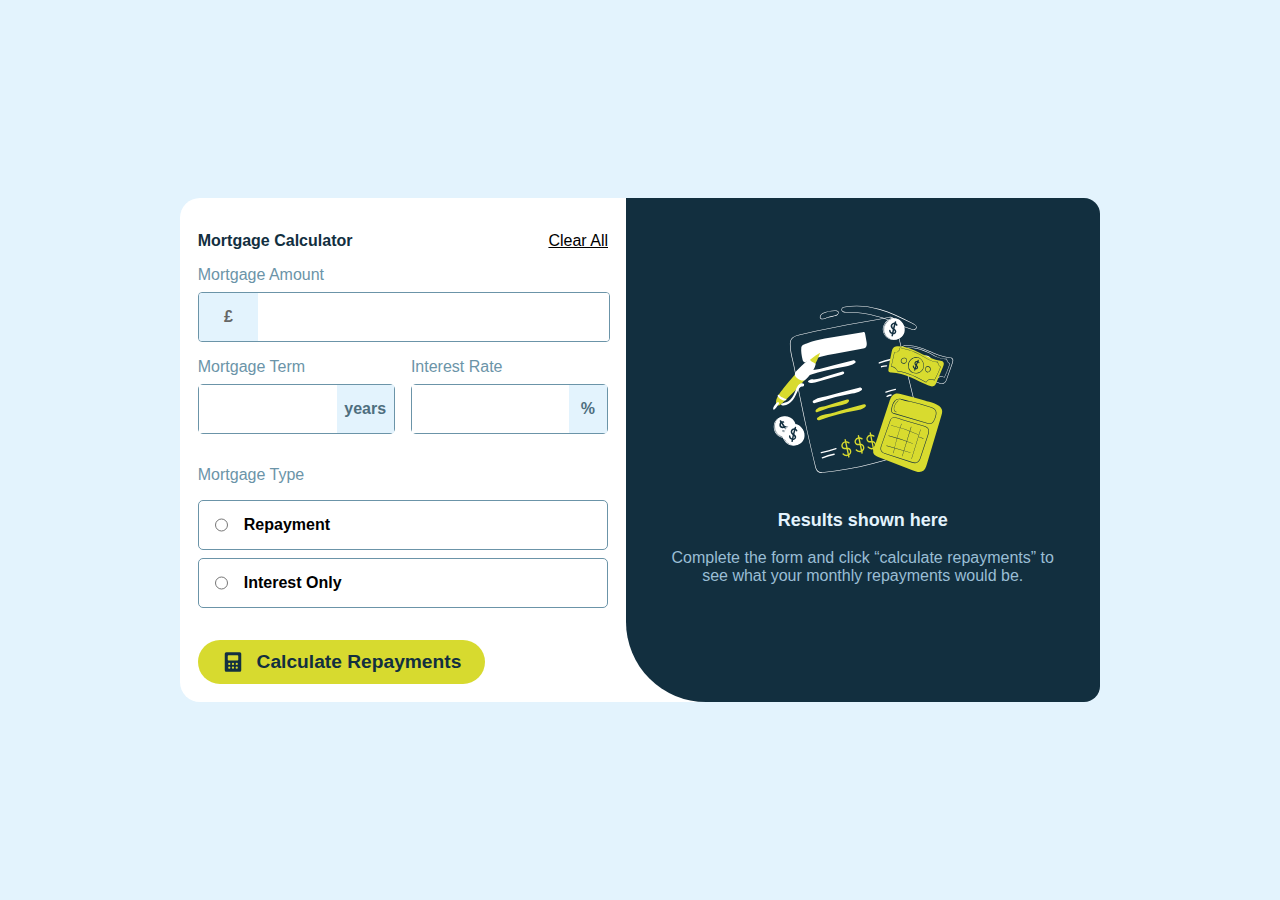
<file: mortgage-repayment-calculator-main/index.html>
<!DOCTYPE html>
<html lang="en">
<head>
  <meta charset="UTF-8">
  <meta name="viewport" content="width=device-width, initial-scale=1.0"> <!-- displays site properly based on user's device -->

  <link rel="icon" type="image/png" sizes="32x32" href="./assets/images/favicon-32x32.png">
  <link rel="stylesheet" href="styles.css">
  
  <title>Frontend Mentor | Mortgage repayment calculator</title>

  <!-- Feel free to remove these styles or customise in your own stylesheet 👍 -->
</head>
<body>
  <div class="container">
    <form action="#" class="form-container">
      <div class="title">
        <p class="mortgage-title">Mortgage Calculator</p>
        <p class="clear">Clear All</p>
      </div>

      <div class="mortgage-amount">
        <label for="mortgage-amount">Mortgage Amount</label>
        <div class="input-wrapper">
          <div class="currency-symbol">£</div>
          <input type="text" id="mortgage-amount" name="mortgage-amount">
        </div>
      </div>

      <div class="rate-term">
        <div class="mortgage-term">
          <label for="term">Mortgage Term</label>
          <div class="term-input-wrapper">
            <input type="text" id="term" name="mortgage_term">
            <div class="years">years</div>
          </div>
        </div>
        
        
        <div class="interest-rate">
          <label for="rate">Interest Rate</label>
          <div class="rate-input-wrapper">
            <input type="text" id="rate" name="interest_rate">
            <div class="percent">%</div>
          </div>
        </div>
        
      </div>

      <div class="mortgage-type">
        <p class="type">Mortgage Type</p>
        <div class="type-container">
          <label for="repayment" class="types"><input type="radio" id="repayment" name="mortgage_type" value="repayment">Repayment <br></label>
          <label for="interest" class="types"><input type="radio" id="interest" name="mortgage_type" value="interest">Interest Only</label>
        </div>
      </div>

      <div class="btn">
        <button>
          <img src="./assets/images/icon-calculator.svg" alt="calculator">
          Calculate Repayments
        </button>
      </div>
      
    </form>

    <!-- Empty results start -->
    <div class="results">
      <div class="svg">
        <svg xmlns="http://www.w3.org/2000/svg" width="192" height="192" fill="none" viewBox="0 0 192 192"><path fill="#fff" d="M15.475 136.666c.423 1.42 1.306 3.033 2.765 3.033 1.382 0 2.342-1.382 2.726-2.726.922-3.034.423-6.336-.806-9.255-1.229-2.918-3.034-5.529-4.877-8.102-.46-.653-1.075-1.344-1.843-1.267-.691.077-1.19.806-1.229 1.536 0 .729.192 1.421.538 2.073 1.075 2.458 1.92 4.148 1.881 6.797-.038 2.65-.038 5.376.845 7.911ZM146.88 30.029a3.2 3.2 0 0 1-.845-.115 139.375 139.375 0 0 1-10.291-3.303 136.135 136.135 0 0 1-13.747-5.952c-3.648-1.843-6.643-2.65-10.368-3.686l-1.152-.307c-10.522-2.919-20.813-4.301-30.682-4.11h-.077c-1.42.04-2.88.04-4.108-.806a2.654 2.654 0 0 1-1.19-2.534c.306-1.843 2.649-2.266 3.378-2.42 10.522-2.073 22.234-1.305 34.791 2.305 10.675 3.072 20.621 7.68 32.256 13.67 1.267.615 2.457 1.344 3.609 2.15 1.152.769 1.536 2.266.922 3.533-.422.884-1.421 1.536-2.496 1.575Zm-.691-.653c1.075.307 2.265-.23 2.726-1.267a2.177 2.177 0 0 0-.729-2.803 33.19 33.19 0 0 0-3.572-2.074c-11.635-5.952-21.542-10.56-32.179-13.594C99.994 6.068 88.397 5.3 77.914 7.334c-1.844.346-2.765.999-2.957 1.959-.115.806.269 1.574.96 1.997 1.075.768 2.457.73 3.763.69h.077c9.907-.191 20.275 1.191 30.835 4.148l1.152.307c3.802 1.037 6.797 1.882 10.483 3.725 4.455 2.227 9.024 4.224 13.709 5.914a144.466 144.466 0 0 0 10.253 3.302ZM55.68 19.315c-2.112 0-2.65-1.037-2.803-1.69-.346-1.574 1.075-3.763 2.995-4.646 4.032-1.805 8.448-2.65 12.902-2.496.845.039 1.844.154 2.42.845.844.96.46 2.458-.384 3.302-.845.845-2.074 1.114-3.034 1.383l-2.42.614c-1.574.384-3.225.807-4.8 1.229-.575.154-1.113.346-1.65.576-1.076.422-2.19.845-3.188.883h-.038Zm11.98-8.256c-3.954 0-7.91.845-11.52 2.458-1.65.73-2.956 2.688-2.687 3.993.23 1.037 1.344 1.23 2.265 1.23.922 0 1.959-.423 2.996-.846a12.5 12.5 0 0 1 1.69-.576c1.612-.422 3.225-.844 4.8-1.228a55.803 55.803 0 0 0 2.418-.615c.96-.23 2.036-.537 2.804-1.229.652-.614.96-1.804.384-2.496-.461-.499-1.23-.614-2.036-.652-.384-.039-.768-.039-1.113-.039Z"/><path fill="#fff" d="M54.835 172.877a6.574 6.574 0 0 1-6.374-4.992c-3.994-16.167-7.795-32.794-11.367-49.383a1658.961 1658.961 0 0 1-9.984-50.227c-.422-2.304-.998-4.685-1.574-7.219-1.382-5.914-2.842-12.058-2.611-17.626.23-5.913 4.761-7.564 9.024-8.64 21.58-5.49 43.392-9.37 64.435-13.132 8.563-1.536 17.434-3.11 25.997-4.762 2.573-.5 5.107 1.267 5.76 3.994l28.454 118.156c.499 2.112.96 4.493-.192 6.413-.883 1.421-2.381 2.151-3.955 2.803-30.49 12.864-63.091 21.12-96.883 24.576-.269.039-.5.039-.73.039Zm-5.798-5.146a5.933 5.933 0 0 0 6.451 4.531c33.293-3.302 65.856-11.596 96.691-24.499 1.498-.614 2.919-1.305 3.687-2.573 1.036-1.728.614-3.993.153-5.952L127.565 21.043c-.576-2.419-2.803-3.993-5.069-3.571-8.563 1.651-17.434 3.226-25.997 4.723-21.081 3.763-42.854 7.642-64.397 13.133-5.145 1.306-8.37 3.11-8.563 8.102-.23 5.453 1.229 11.559 2.611 17.472.615 2.535 1.152 4.954 1.575 7.258 3.11 16.858 6.451 33.754 9.984 50.227 3.494 16.551 7.334 33.178 11.328 49.344Z"/><path fill="#fff" d="M35.482 59.366c.192.999.499 2.112 1.382 2.573.96.5 2.074 0 3.034-.46 8.87-4.34 18.624-6.106 28.108-7.834l26.919-4.877c1.574-.307 3.379-.691 4.262-2.112.883-1.42.615-3.226.346-4.877l-1.383-7.833c-.115-.576-.23-1.23-.69-1.575-.462-.345-1.114-.307-1.69-.192l-28.724 4.762c-6.105.998-12.25 2.035-18.316 3.648a82.376 82.376 0 0 0-9.024 2.918c-2.112.845-5.146 1.383-5.415 4.032-.422 3.802.423 8.141 1.19 11.827ZM39.898 72.538c-.653.422-1.383 1.075-1.306 1.881.154.653.691 1.152 1.344 1.19a3.92 3.92 0 0 0 1.882-.345c11.942-3.917 24.192-6.912 36.633-8.87 3.226-.5 6.567-.999 9.178-3.034.499-.384 1.037-.96.998-1.651a1.508 1.508 0 0 0-1.229-1.306c-.614-.077-1.267-.038-1.843.154l-18.854 4.57c-6.183 1.497-12.557 3.609-18.893 4.53-2.842.346-5.53 1.306-7.91 2.88ZM46.925 100.186c-.653.422-1.383 1.075-1.267 1.881a1.467 1.467 0 0 0 1.344 1.152 3.77 3.77 0 0 0 1.843-.345 234.575 234.575 0 0 1 36.173-9.255c3.187-.537 6.49-1.075 9.062-3.11.5-.423 1.037-.96.998-1.613a1.468 1.468 0 0 0-1.19-1.267c-.614-.077-1.229 0-1.843.192l-18.663 4.723c-6.105 1.574-12.403 3.763-18.662 4.723a18.845 18.845 0 0 0-7.795 2.919Z"/><path fill="#D8DB2F" d="M51.187 117.197c-.652.422-1.382 1.075-1.267 1.881.115.653.691 1.114 1.306 1.152.652 0 1.267-.115 1.843-.345 11.712-4.109 23.693-7.296 35.904-9.485 3.149-.576 6.451-1.152 8.986-3.187.499-.423.998-.96.96-1.613-.077-.614-.577-1.152-1.19-1.229a4.094 4.094 0 0 0-1.806.192l-18.508 4.877c-6.068 1.613-12.289 3.84-18.51 4.838-2.764.346-5.375 1.383-7.718 2.919ZM49.46 109.171a2.356 2.356 0 0 0-.96 1.767c-.04.537.306 1.036.806 1.228.422.077.883-.038 1.228-.23a110.958 110.958 0 0 1 24.5-6.989c2.15-.345 4.377-.691 6.22-2.573.461-.422.73-.96.768-1.574a1.41 1.41 0 0 0-.73-1.344 1.917 1.917 0 0 0-1.228.077l-12.672 3.609c-4.147 1.191-8.41 2.996-12.634 3.572a10.552 10.552 0 0 0-5.299 2.457Z"/><path fill="#fff" d="M54.336 153.331c-.346.039-.653-.23-.691-.576a.733.733 0 0 1 .576-.845c4.915-1.075 9.792-2.38 14.554-3.955a.674.674 0 0 1 .844.423v.038a.72.72 0 0 1-.46.883c-4.839 1.613-9.716 2.957-14.708 3.994-.038.038-.077.038-.115.038ZM55.411 158.554c-.307.038-.576-.154-.691-.461a.762.762 0 0 1 .422-.922 79.684 79.684 0 0 1 11.866-3.571.653.653 0 0 1 .768.499v.039a.79.79 0 0 1-.576.844 76.6 76.6 0 0 0-11.635 3.495c0 .038-.077.077-.154.077Z"/><path fill="#D8DB2F" d="M79.872 156.211a5.322 5.322 0 0 1-4.262-1.805c-.23-.307-.23-.729.076-.998.27-.269.692-.269.922-.038l.038.038a3.927 3.927 0 0 0 3.456 1.344 3.478 3.478 0 0 0 2.804-2.304c.384-1.19-.154-2.611-1.19-3.072-.692-.307-1.575-.269-2.458-.192-1.152.077-2.343.154-3.38-.499-1.344-.845-1.92-2.765-1.344-4.455.615-1.536 1.959-2.688 3.572-2.995 1.497-.269 2.995.077 4.262.96.307.231.384.653.154.96-.192.307-.615.423-.922.231a4.313 4.313 0 0 0-3.264-.768c-1.114.23-2.074.998-2.496 2.035-.384 1.037-.038 2.265.768 2.765.691.422 1.613.384 2.611.307.999-.077 2.112-.154 3.072.307 1.613.73 2.458 2.88 1.882 4.723-.615 1.767-2.15 3.072-3.994 3.341-.115.115-.23.115-.307.115Z"/><path fill="#D8DB2F" d="M81.907 157.632c-.307.038-.614-.192-.691-.499l-3.686-17.28a.768.768 0 0 1 .537-.883.688.688 0 0 1 .807.46v.039l3.686 17.28c.077.384-.154.768-.538.845l-.115.038ZM93.005 152.218a5.248 5.248 0 0 1-4.224-1.805c-.23-.307-.23-.73.077-.999.23-.268.652-.268.921-.038l.039.038a3.821 3.821 0 0 0 3.379 1.344 3.479 3.479 0 0 0 2.765-2.304c.384-1.19-.154-2.572-1.152-3.072-.692-.307-1.536-.268-2.42-.192-1.152.077-2.304.154-3.34-.499-1.344-.806-1.882-2.765-1.306-4.416a4.703 4.703 0 0 1 3.533-2.957 5.422 5.422 0 0 1 4.185.96c.308.231.384.653.154.96-.192.308-.614.423-.922.231a4.188 4.188 0 0 0-3.225-.768 3.393 3.393 0 0 0-2.458 2.035c-.384 1.037-.038 2.266.768 2.765.691.422 1.613.384 2.573.307.96-.077 2.074-.115 3.034.346 1.574.729 2.419 2.841 1.843 4.723-.576 1.766-2.074 3.072-3.917 3.341h-.307Z"/><path fill="#D8DB2F" d="M95.04 153.638a.596.596 0 0 1-.653-.499l-3.61-17.203c-.076-.384.154-.768.538-.845a.687.687 0 0 1 .807.461v.038l3.61 17.204c.076.384-.154.768-.5.844h-.192ZM104.794 149.376a5.206 5.206 0 0 1-4.186-1.766c-.23-.308-.23-.73.077-.999.23-.269.653-.269.921-.038l.039.038c.806.96 2.073 1.498 3.341 1.344 1.267-.192 2.342-1.075 2.726-2.265.384-1.191-.154-2.573-1.114-3.034-.691-.307-1.497-.269-2.419-.192-1.113.077-2.265.154-3.302-.499-1.306-.807-1.882-2.765-1.267-4.416a4.71 4.71 0 0 1 3.494-2.957 5.659 5.659 0 0 1 4.147.96c.307.23.384.653.154.96-.192.307-.576.422-.883.23h-.039c-.921-.652-2.073-.96-3.187-.768a3.398 3.398 0 0 0-2.458 2.036c-.384.998-.038 2.265.768 2.726.692.422 1.575.384 2.535.307.96-.077 2.035-.115 2.995.346 1.574.729 2.381 2.841 1.805 4.685-.576 1.766-2.074 3.033-3.917 3.34h-.23v-.038Z"/><path fill="#D8DB2F" d="M106.79 150.797a.596.596 0 0 1-.652-.499l-3.495-17.127a.736.736 0 0 1 .499-.845c.346-.076.692.116.768.461v.039l3.495 17.126a.736.736 0 0 1-.499.845h-.116Z"/><path fill="#fff" d="M118.963 92.851c-.307 0-.576-.192-.653-.46a.762.762 0 0 1 .423-.922 76.251 76.251 0 0 1 9.6-2.803.653.653 0 0 1 .768.499v.038c.077.384-.154.73-.538.845a82.833 82.833 0 0 0-9.446 2.765s-.077.038-.154.038ZM120.077 97.075a.686.686 0 0 1-.615-.384.747.747 0 0 1 .308-.96 11.828 11.828 0 0 1 4.262-1.382c.346-.039.653.23.691.576v.038a.692.692 0 0 1-.614.768c-1.306.154-2.611.538-3.763 1.19-.077.116-.154.116-.269.154ZM112.243 63.629c-.307 0-.537-.192-.653-.461-.115-.346.039-.768.384-.922a56.702 56.702 0 0 1 11.751-3.494c.345-.077.691.192.768.538v.038c.077.384-.192.73-.538.806-3.955.73-7.795 1.92-11.481 3.456-.077.039-.154.039-.231.039ZM114.547 67.43a.659.659 0 0 1-.653-.499c-.115-.384.077-.768.461-.921a16.214 16.214 0 0 1 5.223-.884c.384 0 .652.308.652.692a.715.715 0 0 1-.652.73c-1.652 0-3.264.268-4.8.806-.116.038-.154.076-.231.076ZM48.038 82.445c8.756-2.65 17.55-4.762 26.19-7.335.92-.268 1.88-.576 2.572-1.305l.038-.039c.922-.998-.038-2.572-1.305-2.227l-15.168 4.416c-4.723 1.383-10.138 3.955-15.053 3.418-1.114-.115-1.92.384-3.034.806-3.532 1.344.922 3.763 5.76 2.266Z"/><path fill="#D8DB2F" d="M134.477 94.157c-2.189-.5-4.493-.96-6.567-.23-3.148 1.075-4.492 4.454-5.491 7.487l-15.629 47.655c-.422 1.305-.844 2.688-.46 4.032.691 2.189 3.225 3.341 5.491 4.185l34.253 13.172c2.803 1.075 5.952 2.15 8.678 1.113 3.034-1.152 4.224-4.454 5.107-7.411l14.477-48.384c.576-1.958 1.19-4.07.614-6.067-1.574-5.683-12.326-7.488-17.318-9.139-7.603-2.496-15.322-4.608-23.155-6.413Z"/><path fill="#133041" d="M162.778 124.032c-.922-.038-1.805-.23-2.688-.499l-32.679-9.6c-.845-.231-1.997-.576-2.649-1.459-.884-1.114-.653-2.612-.384-3.917.537-2.496 1.19-5.645 3.225-7.795 1.728-1.844 4.263-2.458 6.835-1.652 2.727.845 5.492 1.46 8.41 2.074l.422.077a166.614 166.614 0 0 1 20.544 5.837c1.767.614 3.456 1.305 4.532 2.688 1.881 2.457.998 5.836-.154 8.793-.922 2.419-2.189 4.992-4.723 5.415-.231.038-.461.038-.691.038Zm-34.714-22.886c-1.92 2.035-2.573 5.068-3.072 7.526-.23 1.19-.461 2.534.269 3.456.499.653 1.382.96 2.381 1.229l32.678 9.6c.96.307 2.112.614 3.149.422 2.227-.384 3.417-2.765 4.262-5.03 1.075-2.842 1.92-6.029.231-8.256-.96-1.267-2.573-1.92-4.263-2.496a163.619 163.619 0 0 0-20.467-5.799l-.422-.076c-2.919-.615-5.684-1.229-8.448-2.074-2.42-.73-4.724-.192-6.298 1.498ZM147.994 163.2c-1.268-.077-2.496-.307-3.687-.768l-24.921-8.102c-2.189-.692-4.378-1.536-5.376-3.38-.999-1.843-.423-3.993.307-5.99l8.486-24.077c.576-1.613 1.421-2.688 2.535-3.225 2.073-.96 4.646-.039 7.411.921.883.307 1.766.615 2.649.883l20.544 5.914c2.112.614 4.071 1.267 5.223 2.88 1.497 2.074.806 4.685.038 6.95l-7.296 21.965c-.845 2.573-2.112 5.299-4.8 5.914a5.19 5.19 0 0 1-1.113.115Zm-24.653-42.163-8.525 24.077c-.653 1.881-1.229 3.84-.346 5.529.884 1.69 2.996 2.458 5.069 3.111l24.922 8.102c1.344.422 3.033.998 4.531.653 2.419-.576 3.533-2.995 4.378-5.568l7.296-21.965c.729-2.15 1.344-4.608.038-6.451-1.037-1.421-2.918-2.074-4.915-2.65l-20.544-5.913a72.046 72.046 0 0 1-2.688-.884c-2.65-.96-5.146-1.843-6.989-.96-.998.5-1.728 1.46-2.227 2.919Z"/><path fill="#133041" d="M151.296 134.784h-.077a124.404 124.404 0 0 0-27.072-9.216c-.115-.038-.192-.115-.153-.23.038-.116.115-.192.23-.154a125.75 125.75 0 0 1 27.149 9.216c.077.038.153.154.077.269 0 .038-.077.115-.154.115ZM145.92 143.808h-.077a214.177 214.177 0 0 0-24.192-7.872c-.115-.038-.153-.115-.153-.23 0-.116.115-.154.23-.154 8.218 2.15 16.32 4.762 24.192 7.872.115.038.154.154.115.23.039.116-.038.154-.115.154ZM143.424 152.794h-.038l-23.847-6.912c-.115-.039-.153-.154-.115-.231.038-.115.154-.153.23-.115l23.847 6.912c.115.038.153.154.115.23-.038.039-.115.116-.192.116Z"/><path fill="#133041" d="M126.413 153.216h-.039c-.115-.038-.153-.115-.153-.23a218.34 218.34 0 0 1 8.025-29.031c.039-.115.154-.153.231-.115.115.038.153.154.115.23-3.302 9.485-5.99 19.162-7.987 28.992-.039.077-.115.154-.192.154ZM135.206 156.365h-.038c-.115-.039-.154-.154-.115-.231l8.947-29.26c.038-.116.154-.154.23-.154.077 0 .154.154.154.23l-8.986 29.261c0 .077-.076.154-.192.154ZM144.576 158.976h-.038c-.116-.038-.154-.154-.116-.23l8.909-29.069c.039-.115.154-.154.231-.115.115.038.153.115.115.23l-8.909 29.03c-.038.077-.077.154-.192.154ZM156.288 138.662h-.077l-4.531-1.651c-.115-.038-.154-.153-.115-.23.038-.115.153-.154.23-.115l4.531 1.651c.116 0 .192.115.154.23 0 .077-.115.154-.192.115ZM129.37 112.243h-.039c-1.075-.269-1.958-1.037-2.304-2.112-.269-.96-.307-1.997-.038-2.957a12.703 12.703 0 0 1 4.147-6.796c.077-.077.192-.039.269.038.077.077.038.192-.039.269a11.92 11.92 0 0 0-4.032 6.566 4.854 4.854 0 0 0 0 2.765 2.767 2.767 0 0 0 1.997 1.843c.115 0 .154.115.154.231.038.076 0 .153-.115.153Z"/><path fill="#fff" d="M8.218 123.878c-.845 4.301.998 9.063 4.684 11.444 3.917 2.534 9.524 1.958 12.826-1.306 3.302-3.264 3.993-8.87 1.536-12.826-3.187-5.184-11.75-6.72-16.282-2.419a9.206 9.206 0 0 0-2.764 5.107Z"/><path fill="#fff" d="M17.472 137.856c-1.997 0-3.994-.538-5.683-1.613-3.725-2.381-5.683-7.219-4.8-11.712a10 10 0 0 1 2.841-5.261c2.112-1.996 5.223-2.88 8.525-2.457 3.495.461 6.567 2.304 8.218 4.953 2.534 4.032 1.805 9.831-1.575 13.172a10.829 10.829 0 0 1-7.526 2.918Zm-.691-20.621c-2.42-.077-4.723.807-6.528 2.419a9.227 9.227 0 0 0-2.65 4.954c-.845 4.301 1.037 8.87 4.531 11.136 3.802 2.458 9.293 1.882 12.48-1.267 3.188-3.149 3.879-8.64 1.498-12.48-1.536-2.496-4.454-4.263-7.795-4.685-.538-.038-1.037-.077-1.536-.077Z"/><path fill="#fff" d="M17.51 136.858c-1.843 0-3.61-.5-5.184-1.46-3.379-2.188-5.184-6.604-4.377-10.713.345-1.843 1.267-3.495 2.573-4.8 1.92-1.843 4.761-2.65 7.795-2.266 3.187.423 5.99 2.112 7.488 4.531 2.304 3.687 1.651 8.986-1.46 12.02-1.804 1.728-4.262 2.688-6.835 2.688Zm-8.985-12.096c-.768 3.878.921 8.064 4.109 10.137 3.456 2.227 8.41 1.728 11.328-1.152 2.918-2.88 3.532-7.833 1.344-11.328-1.421-2.265-4.07-3.84-7.104-4.262-2.842-.384-5.492.384-7.296 2.112a9.136 9.136 0 0 0-2.381 4.493Z"/><path fill="#133041" d="M19.738 131.942c-1.46.615-3.072.423-4.11-.499a.779.779 0 0 1 .078-1.075.752.752 0 0 1 .96-.038c.652.614 1.766.537 2.534.192.576-.231 1.075-.653 1.344-1.191a1.288 1.288 0 0 0-.192-1.421c-.5-.499-1.46-.345-1.997-.23-.192.038-.422.115-.614.154a6.138 6.138 0 0 1-2.496.307 3.482 3.482 0 0 1 1.113-6.874c.192.039.346.077.5.115.384.192.537.653.384 1.037-.154.307-.5.499-.845.423-1.037-.269-2.112.307-2.381 1.344-.269 1.036.307 2.112 1.344 2.38.038 0 .077.039.154.039a4.499 4.499 0 0 0 1.881-.269c.23-.077.461-.115.691-.192 1.46-.346 2.65-.115 3.418.653.768.845.96 2.073.5 3.11-.423.922-1.23 1.613-2.151 1.997l-.115.038Z"/><path fill="#133041" d="M22.003 133.133a.784.784 0 0 1-.883-.231 93.414 93.414 0 0 1-8.256-11.481c-.269-.346-.23-.807.115-1.075.346-.269.807-.231 1.075.115.039.038.077.115.116.153a97.906 97.906 0 0 0 8.102 11.328.78.78 0 0 1-.077 1.076c-.077.038-.153.076-.192.115Z"/><path fill="#fff" d="M175.142 83.866a10.966 10.966 0 0 1-3.302-.653c-3.571-1.19-7.142-2.611-10.56-4.032-2.573-1.037-5.222-2.112-7.91-3.072-4.724-1.728-11.866-3.955-19.2-3.687-.96.039-2.381.077-3.111-.921-.499-.653-.461-1.536-.384-2.343a240.75 240.75 0 0 1 2.151-17.472c.307-1.881.729-3.84 2.15-5.068 1.19-.999 2.842-1.23 4.186-1.344 7.756-.538 15.36 2.38 21.849 5.145l2.074.883c1.267.538 2.573 1.114 3.84 1.613a64.903 64.903 0 0 0 10.598 3.571c1.575.384 3.187.615 4.839.653 1.92.039 3.264.883 3.686 2.227.422 1.344 0 2.612-.538 4.07l-5.491 15.668c-.614 1.728-1.267 3.34-2.726 4.147a4.077 4.077 0 0 1-2.151.615ZM135.36 71.808c6.989 0 13.709 2.112 18.24 3.763 2.65.96 5.338 2.035 7.91 3.072 3.418 1.383 6.989 2.842 10.56 3.994 1.728.576 3.495.998 4.916.192 1.305-.73 1.92-2.227 2.496-3.84l5.491-15.667c.461-1.344.845-2.573.499-3.725-.461-1.613-2.534-1.805-3.149-1.843a21.99 21.99 0 0 1-4.953-.692c-3.648-.921-7.258-2.112-10.714-3.61a193.899 193.899 0 0 1-3.84-1.612l-2.074-.883c-6.451-2.727-13.977-5.645-21.58-5.107-1.306.076-2.765.307-3.84 1.19-1.268 1.075-1.652 2.918-1.959 4.685-.921 5.76-1.613 11.635-2.15 17.433-.077.768-.077 1.46.307 1.959.538.691 1.536.73 2.65.691h1.19Z"/><path fill="#fff" d="m169.382 80.14-.192-.076c-8.755-4.224-18.7-9.024-29.107-9.37h-.115l-.038-.115c-1.268-2.38-3.648-3.993-6.336-4.224l-.192-.038 2.227-14.208h.153a5.456 5.456 0 0 0 4.685-2.88c.192-.307.307-.691.346-1.075 0-.077 0-.154-.039-.27a.873.873 0 0 1 .039-.69c.307-.423 1.267-.27 2.304-.077.192.038.345.077.422.077a51.44 51.44 0 0 1 6.451 1.113c4.148.96 8.18 2.42 12.02 4.301a85.556 85.556 0 0 1 3.225 1.69c1.69.921 3.456 1.881 5.261 2.65 3.418 1.458 6.413 2.073 9.178 1.766h.192v.192a5.28 5.28 0 0 0 3.072 4.492l.153.077-.038.154c-1.575 4.723-3.379 9.331-5.491 13.824l-.077.192-.192-.115c-2.535-1.613-5.837-.845-7.45 1.65-.153.231-.269.462-.384.73l-.077.23Zm-29.184-9.868c10.407.384 20.276 5.107 28.992 9.331 1.344-2.88 4.8-4.109 7.68-2.726l.461.23a130.488 130.488 0 0 0 5.338-13.44c-1.728-.883-2.919-2.611-3.111-4.531-2.764.23-5.76-.384-9.177-1.843-1.805-.768-3.571-1.728-5.299-2.65a63.392 63.392 0 0 0-3.226-1.69 55.64 55.64 0 0 0-18.355-5.414c-.115 0-.269-.038-.461-.077-.538-.076-1.728-.307-1.958-.038 0 .115 0 .269.038.384.038.115.038.23.038.346a3.096 3.096 0 0 1-.384 1.19 5.882 5.882 0 0 1-4.838 3.11l-2.112 13.479a8.516 8.516 0 0 1 6.374 4.339Z"/><path fill="#fff" d="M155.174 56.294c-2.918 1.46-4.876 4.724-4.608 7.988.384 4.224 4.109 7.372 8.333 7.027 2.957-.269 5.53-2.189 6.567-4.992 1.574-4.263-1.421-10.023-6.029-10.714a6.83 6.83 0 0 0-4.263.691Z"/><path fill="#fff" d="M155.52 56.909c-2.65 1.344-4.454 4.3-4.186 7.257.346 3.84 3.725 6.72 7.565 6.375 2.727-.23 5.031-1.997 5.991-4.57 1.42-3.878-1.306-9.1-5.492-9.753a6.752 6.752 0 0 0-3.878.69Z"/><path fill="#fff" d="M158.208 70.771c-.307 0-.576 0-.883-.038a7.456 7.456 0 0 1-6.221-6.528c-.269-2.995 1.498-6.067 4.301-7.45a6.853 6.853 0 0 1 3.993-.653c1.959.308 3.725 1.575 4.877 3.533 1.229 2.074 1.498 4.493.768 6.451a7.43 7.43 0 0 1-6.835 4.685Zm-2.611-13.709c-2.65 1.344-4.263 4.11-4.071 7.066.308 3.763 3.61 6.528 7.373 6.22a6.811 6.811 0 0 0 5.799-4.415c.691-1.882.422-4.186-.73-6.144-1.075-1.843-2.765-3.072-4.608-3.38a6.664 6.664 0 0 0-3.763.653Z"/><path fill="#fff" d="M156.518 66.97a2.854 2.854 0 0 1-1.574-2.65c.038-.307.307-.576.614-.538.308.039.576.308.538.615-.038.653.499 1.267 1.037 1.574.384.23.883.346 1.344.23a.996.996 0 0 0 .768-.729c.077-.538-.461-1.037-.768-1.306-.115-.115-.231-.192-.384-.307a4.829 4.829 0 0 1-1.344-1.305 2.575 2.575 0 0 1 1.037-3.495 2.575 2.575 0 0 1 3.494 1.037c.038.115.115.192.154.307.115.307-.039.615-.346.73-.307.115-.614-.039-.73-.346-.307-.73-1.152-1.113-1.881-.806-.73.307-1.114 1.152-.807 1.881 0 .039.039.077.039.116.269.384.614.73.998.998.154.115.269.192.423.307.883.73 1.305 1.536 1.19 2.304-.154.845-.768 1.536-1.613 1.728-.729.192-1.497.077-2.189-.345Z"/><path fill="#fff" d="M156.826 68.851c-.231-.115-.308-.384-.269-.614.768-3.456 1.728-6.835 2.995-10.138a.612.612 0 0 1 .768-.269c.23.116.384.384.307.653a70.008 70.008 0 0 0-2.918 9.946.632.632 0 0 1-.691.46c-.077 0-.116 0-.192-.038ZM168.499 64.55a2.961 2.961 0 0 0-.729 2.612c.153 1.036.844 2.035 1.843 2.304.883.192 1.766-.116 2.381-.768a3.075 3.075 0 0 0 .806-2.381c-.23-2.035-2.65-3.38-4.301-1.767ZM143.578 58.214c-.807 1.076-.768 2.804.307 3.61.499.346 1.113.538 1.728.46a3.212 3.212 0 0 0 2.88-2.034c1.113-3.38-3.111-4.416-4.915-2.036Z"/><path fill="#D8DB2F" d="M152.448 52.723c-6.72-3.34-13.862-6.49-21.389-6.451-1.421 0-2.918.154-4.07 1.037-1.459 1.075-1.959 2.995-2.343 4.723a240.023 240.023 0 0 0-3.187 17.28c-.115.73-.192 1.574.192 2.189.576.883 1.805.921 2.842.96 6.605.153 12.979 2.265 19.046 4.877 6.067 2.61 11.866 5.76 18.01 8.217 1.651.653 3.533 1.267 5.145.5 1.46-.692 2.228-2.343 2.842-3.84 2.15-5.108 4.301-10.215 6.413-15.322.499-1.229 1.037-2.573.768-3.879-.346-1.497-1.882-2.112-3.264-2.227-1.651-.153-3.264-.499-4.839-.96a67.903 67.903 0 0 1-10.406-4.224c-1.92-.921-3.84-1.92-5.76-2.88Z"/><path fill="#133041" d="M159.091 82.56c-.038 0-.077 0-.077-.038-8.486-4.762-18.124-10.138-28.492-11.098-.077 0-.116-.038-.154-.115a8.002 8.002 0 0 0-6.067-4.608c-.115 0-.192-.115-.154-.23l2.995-13.71c0-.076.116-.153.192-.153 1.959.077 3.802-.922 4.839-2.611.192-.307.345-.653.422-1.037v-.269c-.077-.23-.038-.46.077-.691.346-.384 1.306-.192 2.304.038.192.039.346.077.422.116 2.151.384 4.301.883 6.375 1.497a56.44 56.44 0 0 1 11.712 5.03c1.037.615 2.112 1.268 3.11 1.882 1.651.999 3.341 2.074 5.107 2.957 3.303 1.69 6.298 2.458 9.024 2.342.039 0 .116 0 .154.039.038.038.038.077.038.153a5.309 5.309 0 0 0 2.804 4.685c.076.039.115.154.076.23a134.33 134.33 0 0 1-6.297 13.479c-.039.038-.077.077-.115.077-.039 0-.116 0-.154-.039-2.381-1.766-5.76-1.228-7.526 1.19-.154.231-.308.5-.461.73-.039.039-.077.077-.115.077 0 .077 0 .077-.039.077Zm-28.416-11.52c10.368.998 19.93 6.336 28.378 11.06 1.536-2.804 5.069-3.802 7.872-2.266.153.076.269.153.384.23a115.846 115.846 0 0 0 6.105-13.094 5.76 5.76 0 0 1-2.841-4.762c-2.765.077-5.722-.73-9.024-2.38-1.767-.884-3.456-1.96-5.107-2.958a224.048 224.048 0 0 0-3.111-1.881 55.77 55.77 0 0 0-17.971-6.49c-.115 0-.269-.077-.461-.115-.537-.115-1.728-.422-1.958-.154a.645.645 0 0 0 0 .384v.346a3.499 3.499 0 0 1-.461 1.19 5.914 5.914 0 0 1-5.03 2.804l-2.919 13.324a8.727 8.727 0 0 1 6.144 4.762Z"/><path fill="#133041" d="M148.915 73.42c-.461 0-.96-.038-1.421-.153a8.261 8.261 0 0 1-6.451-7.641c-.077-3.341 2.074-6.605 5.261-7.95a7.722 7.722 0 0 1 4.454-.498c2.151.46 4.032 1.996 5.146 4.262 1.19 2.38 1.344 5.069.422 7.22-1.19 2.88-4.3 4.76-7.411 4.76Zm.423-15.782c-.96 0-1.92.192-2.765.576-2.957 1.268-4.992 4.301-4.915 7.412.076 4.108 3.494 7.334 7.564 7.257 2.88-.077 5.492-1.805 6.644-4.454.883-1.997.729-4.493-.384-6.72-1.076-2.074-2.804-3.533-4.762-3.955a8.4 8.4 0 0 0-1.382-.116Z"/><path fill="#D8DB2F" d="M146.765 58.598c-2.727 1.152-4.685 4.032-4.608 6.99a6.976 6.976 0 0 0 7.181 6.834c2.726-.076 5.184-1.69 6.259-4.185 1.651-3.763-.73-9.178-4.877-10.061a6.63 6.63 0 0 0-3.955.422Z"/><path fill="#133041" d="M147.149 68.736a2.916 2.916 0 0 1-1.421-2.726.596.596 0 0 1 .653-.5.597.597 0 0 1 .499.653c-.077.653.384 1.306.922 1.651.384.27.844.384 1.305.346.384-.077.691-.346.807-.691.076-.538-.384-1.075-.692-1.344l-.345-.307a4.394 4.394 0 0 1-1.229-1.421c-.499-1.344.154-2.842 1.498-3.341 1.344-.5 2.841.154 3.34 1.498.077.307-.076.614-.384.69-.307.078-.614-.076-.691-.383-.269-.768-1.075-1.19-1.843-.922-.768.269-1.19 1.075-.922 1.843 0 .039.039.077.039.116.23.422.576.768.96 1.036l.384.346c.845.768 1.19 1.574 1.037 2.38-.192.846-.884 1.46-1.728 1.614-.73.115-1.498-.077-2.151-.5l-.038-.038Z"/><path fill="#133041" d="M147.341 70.618c-.192-.154-.307-.384-.231-.615.96-3.379 2.151-6.72 3.61-9.907.115-.269.461-.422.768-.307.269.115.422.46.307.768-1.421 3.149-2.573 6.413-3.533 9.753-.076.308-.384.461-.691.384-.115-.038-.153-.038-.23-.076ZM160.704 72.384a2.24 2.24 0 0 1-.73-.115c-1.152-.384-1.804-1.613-1.881-2.65a3.451 3.451 0 0 1 .998-2.841 2.592 2.592 0 0 1 2.803-.461 3.031 3.031 0 0 1 1.844 2.688 3.39 3.39 0 0 1-1.037 2.573c-.576.537-1.267.806-1.997.806Zm-1.267-5.146a2.776 2.776 0 0 0-.807 2.343c.077.845.576 1.843 1.498 2.15.768.192 1.574 0 2.112-.537a2.7 2.7 0 0 0 .845-2.112 2.486 2.486 0 0 0-1.498-2.19c-.691-.345-1.574-.191-2.15.346ZM136.55 63.667c-.729 0-1.382-.23-1.92-.653-.499-.422-.806-1.075-.845-1.728a3.006 3.006 0 0 1 .73-2.265c1.075-1.267 2.918-1.575 4.378-.768 1.152.691 1.459 1.958.883 3.379-.576 1.267-1.843 2.035-3.226 2.035Zm-1.574-4.3c-.423.537-.653 1.19-.576 1.881.038.5.269.998.653 1.344.422.346.998.538 1.536.5a2.899 2.899 0 0 0 2.726-1.69c.461-1.152.23-2.15-.653-2.688-1.267-.692-2.803-.384-3.686.652Z"/><path fill="#fff" d="M122.918 19.891c-3.801 2.189-6.22 6.682-5.606 11.021.653 4.608 4.762 8.486 9.37 8.832 4.608.346 9.292-2.803 10.713-7.22 1.805-5.798-2.611-13.286-8.832-13.9a9.957 9.957 0 0 0-5.645 1.267Z"/><path fill="#fff" d="M126.336 39.898c-.269 0-.499 0-.768-.039-4.762-.384-8.986-4.377-9.638-9.1-.615-4.378 1.728-9.025 5.721-11.329 1.767-1.036 3.802-1.459 5.837-1.305 2.88.307 5.606 2.035 7.45 4.838 1.958 2.957 2.572 6.49 1.651 9.447-1.383 4.339-5.76 7.488-10.253 7.488Zm.269-21.236c-1.651 0-3.226.461-4.647 1.268-3.801 2.15-6.028 6.566-5.452 10.752.614 4.454 4.646 8.256 9.139 8.601 4.493.346 9.062-2.726 10.406-7.027.883-2.803.269-6.144-1.574-8.986-1.728-2.65-4.301-4.3-7.027-4.57-.308 0-.576-.038-.845-.038Z"/><path fill="#fff" d="M126.413 38.9c-.231 0-.461 0-.691-.04-4.34-.345-8.218-3.993-8.832-8.294-.576-3.993 1.574-8.256 5.222-10.33a9.206 9.206 0 0 1 5.338-1.19c2.649.27 5.107 1.882 6.796 4.416 1.767 2.688 2.343 5.914 1.498 8.64-1.19 3.917-5.222 6.797-9.331 6.797Zm-4.109-18.394.154.268c-3.456 1.959-5.492 5.952-4.954 9.754.576 4.07 4.224 7.488 8.294 7.834 4.071.345 8.256-2.458 9.447-6.375.806-2.534.269-5.606-1.421-8.14-1.574-2.381-3.917-3.917-6.374-4.148a8.408 8.408 0 0 0-4.992 1.114l-.154-.307Z"/><path fill="#133041" d="M124.377 33.907c-1.42-.73-2.304-2.073-2.304-3.417a.77.77 0 0 1 .768-.768c.423 0 .73.345.73.768 0 .883.73 1.69 1.498 2.035.537.307 1.19.384 1.804.23.5-.153.884-.537.96-1.075.039-.691-.691-1.344-1.152-1.69a4.654 4.654 0 0 1-.537-.384 6.203 6.203 0 0 1-1.843-1.612 3.52 3.52 0 0 1 1.113-4.8 3.52 3.52 0 0 1 4.8 1.113l.231.461c.192.384.076.845-.308 1.037-.384.192-.844.077-1.036-.307-.039-.039-.039-.116-.077-.154-.499-.998-1.69-1.46-2.727-.998a2.054 2.054 0 0 0-.729 2.803c.384.499.883.921 1.421 1.229.192.115.384.268.576.384 1.228.883 1.843 1.92 1.766 3.033a2.793 2.793 0 0 1-2.035 2.42c-.999.268-2.035.153-2.919-.346v.038Z"/><path fill="#133041" d="M124.915 36.403c-.307-.153-.461-.46-.422-.806.768-4.647 1.843-9.255 3.264-13.747a.769.769 0 0 1 .883-.615c.384.077.691.5.614.883 0 .077-.038.116-.038.154-1.382 4.416-2.496 8.947-3.226 13.555-.076.423-.46.691-.883.653a.655.655 0 0 1-.192-.077Z"/><path fill="#fff" d="M22.771 125.53c-3.801 2.15-6.22 6.681-5.606 11.02.653 4.608 4.761 8.487 9.37 8.832 4.607.346 9.292-2.803 10.675-7.219 1.804-5.798-2.612-13.286-8.832-13.901-1.92-.153-3.917.308-5.607 1.268Z"/><path fill="#fff" d="M26.189 145.536c-.269 0-.5 0-.768-.038-4.762-.384-8.986-4.378-9.677-9.101-.614-4.378 1.728-9.024 5.722-11.328 1.766-1.037 3.801-1.459 5.836-1.306 2.88.307 5.607 2.035 7.45 4.839 1.958 2.956 2.573 6.489 1.651 9.446-1.305 4.301-5.721 7.488-10.214 7.488Zm-4.378-19.968c-3.801 2.15-6.067 6.566-5.453 10.752.615 4.454 4.647 8.256 9.14 8.602 4.492.345 9.062-2.727 10.406-7.028.883-2.803.269-6.144-1.574-8.985-1.728-2.65-4.301-4.301-7.028-4.57a9.434 9.434 0 0 0-5.49 1.229Z"/><path fill="#fff" d="M26.304 144.538c-.23 0-.46 0-.691-.039-4.34-.345-8.218-3.993-8.832-8.294-.576-3.994 1.574-8.256 5.222-10.33a9.207 9.207 0 0 1 5.338-1.19c2.65.269 5.107 1.881 6.797 4.416 1.766 2.688 2.342 5.913 1.497 8.64-1.229 3.917-5.222 6.797-9.331 6.797Zm.23-19.316a8.507 8.507 0 0 0-4.224 1.152c-3.456 1.959-5.49 5.952-4.953 9.754.576 4.032 4.224 7.488 8.294 7.834 4.07.345 8.218-2.458 9.447-6.375.806-2.534.268-5.568-1.421-8.141-1.575-2.38-3.917-3.916-6.375-4.147-.268-.038-.537-.077-.768-.077Z"/><path fill="#133041" d="M24.23 139.546c-1.42-.73-2.304-2.074-2.304-3.418a.77.77 0 0 1 .768-.768.77.77 0 0 1 .768.768c-.038.883.73 1.69 1.498 2.035.538.307 1.19.384 1.805.231.499-.154.883-.538.96-1.076.038-.691-.691-1.344-1.152-1.689l-.538-.384a6.354 6.354 0 0 1-1.843-1.651c-.998-1.613-.5-3.764 1.114-4.8 1.612-.999 3.763-.5 4.8 1.113.076.154.192.307.23.461.192.384.077.845-.307 1.037-.384.192-.845.077-1.037-.307-.038-.039-.038-.116-.077-.192a1.968 1.968 0 0 0-2.611-.922 1.968 1.968 0 0 0-.922 2.611c.039.039.039.077.077.115.384.5.845.922 1.421 1.229.192.115.384.269.576.384 1.229.883 1.843 1.92 1.766 3.034a2.792 2.792 0 0 1-2.035 2.419c-.998.384-2.035.269-2.957-.23Z"/><path fill="#133041" d="M24.806 142.042c-.307-.154-.46-.461-.422-.807a101.212 101.212 0 0 1 3.264-13.785.75.75 0 0 1 .883-.615.75.75 0 0 1 .615.883c0 .077-.039.116-.077.192a100.91 100.91 0 0 0-3.226 13.556.75.75 0 0 1-.883.614c-.038 0-.115 0-.154-.038Z"/><path fill="#D8DB2F" d="M22.003 81.562c9.255-10.79 18.778-21.773 31.143-28.762-3.226 10.022-8.91 19.085-15.552 27.226-6.644 8.14-14.285 15.398-21.927 22.656-1.19 1.113-3.302 3.34-5.145 2.572-1.46-.576-1.613-2.649-1.46-3.955.538-4.57 4.532-9.293 7.22-12.825 1.843-2.381 3.763-4.647 5.721-6.912Z"/><path fill="#fff" d="M9.216 103.258c.307-.423.73-.768 1.229-.999a1.161 1.161 0 0 1 1.459.423c.346.576-.077 1.305-.5 1.843-.69.883-4.07 6.336-4.991 5.03-1.152-1.613 1.958-5.299 2.803-6.297ZM23.462 99.61c2.496-2.573 3.917-5.99 5.184-9.332.576-1.497 1.114-3.033 2.036-4.339.921-1.305 2.265-2.38 3.878-2.611.768-.154 1.536.077 2.112.538.538.537.691 1.497.154 2.035-.538.537-1.344.422-2.036.537-1.804.346-2.88 2.112-3.686 3.764-1.651 3.379-2.995 6.912-5.26 9.868-2.266 2.957-5.646 5.415-9.37 5.376-2.65-.038-3.456-1.728-.538-2.265 2.957-.576 5.338-1.267 7.526-3.571ZM48.768 63.437c-.845 5.491-4.646 10.022-8.294 14.246-.96 1.114-1.997 2.266-3.38 2.727-2.112.69-4.377-.461-6.182-1.767-1.613-1.152-3.264-2.803-3.072-4.761.115-1.344 1.114-2.458 2.074-3.418a164.373 164.373 0 0 1 10.214-9.83c1.843-1.613 2.227-1.23 3.84.345.307.23 4.685 3.034 4.8 2.458Z"/><path fill="#fff" d="M19.622 98.995c-.153.845-1.036 1.498-1.881 1.613-.883.077-1.766-.115-2.573-.499a9.519 9.519 0 0 1-4.109-3.264c-.384-.615-.768-2.611.576-2.074.807.307 1.613 1.46 2.343 1.959.422.23 5.568 2.764 5.644 2.265Z"/></svg>
      </div>
      <p class="result-header">Results shown here</p>

      <p class="result-text">
        Complete the form and click “calculate repayments” to<br>see what your monthly repayments would be.
      </p>

    </div>

  </div>

  <!-- Empty results end -->

  <!-- Completed results start -->

  <!-- Your results

  Your results are shown below based on the information you provided. 
  To adjust the results, edit the form and click “calculate repayments” again.

  Your monthly repayments

  Total you'll repay over the term -->

  <!-- Completed results end -->
  
  
</body>
</html>
</file>
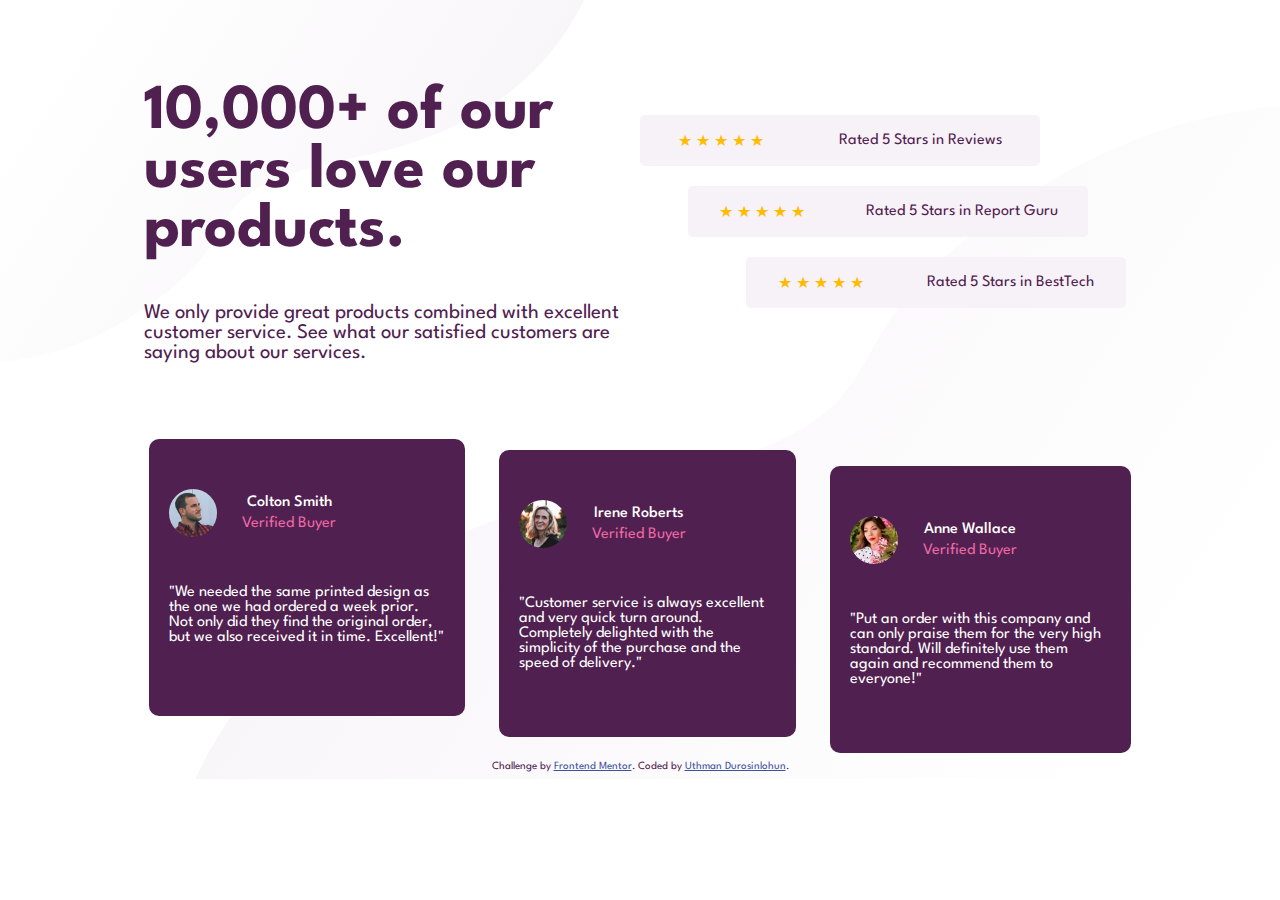
<file: social-proof-section-master/index.html>
<!DOCTYPE html>
<html lang="en">
  <head>
    <meta charset="UTF-8" />
    <meta name="viewport" content="width=device-width, initial-scale=1.0" />
    <!-- displays site properly based on user's device -->

    <link
      rel="icon"
      type="image/png"
      sizes="32x32"
      href="./images/favicon-32x32.png"
    />
    <title>Frontend Mentor | Social proof section</title>
    <link rel="stylesheet" href="styles.css">
    <!-- Feel free to remove these styles or customise in your own stylesheet 👍 -->
    <style>
      .attribution {
        font-size: 11px;
        text-align: center;
      }
      .attribution a {
        color: hsl(228, 45%, 44%);
      }
    </style>
  </head>
  <body>
    <div class="container">
      <main class="main-content">
        <div class="header-container">
          <h1 class="main-header">10,000+ of our <br> users love our <br> products.</h1>

          <p class="para">We only provide great products combined with excellent <br> customer service. See what our satisfied customers are <br>saying about our services.
          </p>
        </div>
        <div class="ratings">
          <div class="review first">
            <p class="star">&starf; &starf; &starf; &starf; &starf;</p>
            <p>Rated 5 Stars in Reviews</p>
          </div>
          <div class="review second">
            <p class="star">&starf; &starf; &starf; &starf; &starf;</p>
            <p>Rated 5 Stars in Report Guru</p>
          </div>
          <div class="review third">
            <p class="star">&starf; &starf; &starf; &starf; &starf;</p>     
            <p>Rated 5 Stars in BestTech</p>
          </div>
        </div>
      </main>
    
      <article class="article-container">
        <div class="person">
          <div class="person-title">
            <img src="./images/image-colton.jpg" alt="Colton">
            <div class="person-description">
              <p class="name">Colton Smith </p>
              <p class="title">Verified Buyer</p>
            </div>
          </div>
          <p class="quote">"We needed the same printed design as the one we had ordered a week prior.
            Not only did they find the original order, but we also received it in time.
            Excellent!"
          </p>
        </div>
        <div class="person">
          <div class="person-title">
            <img src="./images/image-irene.jpg" alt="Irene">
            <div class="person-description">
              <p class="name">Irene Roberts</p>
              <p class="title">Verified Buyer</p>
            </div>
          </div>
          <p class="quote">"Customer service is always excellent and very quick turn around. Completely
            delighted with the simplicity of the purchase and the speed of delivery."
          </p>
        </div>
        <div class="person">
          <div class="person-title">
            <img src="./images/image-anne.jpg" alt="Anne">
            <div class="person-description">
              <p class="name">Anne Wallace </p>
              <p class="title">Verified Buyer</p>
            </div>
          </div>
          <p class="quote">"Put an order with this company and can only praise them for the very high
            standard. Will definitely use them again and recommend them to everyone!"
          </p>
        </div>
      </article>
    </div>  
    
    <footer>
      <div class="attribution">
        Challenge by
        <a href="https://www.frontendmentor.io?ref=challenge" target="_blank"
          >Frontend Mentor</a
        >. Coded by <a href="#">Uthman Durosinlohun</a>.
      </div>
    </footer>
  </body>
</html>
</file>
<file: mortgage-repayment-calculator-main/styles.css>
@import url(https://fonts.google.com/specimen/Plus+Jakarta+Sans);

html, body {

    height: 100%;
    margin: 0;
    display: flex;
    align-items: center; /* Centers the content */
    justify-content: center;
    background-color: hsl(202, 86%, 94%);
    font-family: "Plus Jakarta Sans", sans-serif;
}

.container {
    display: flex;
    align-items: center; /* Centers the content */
    justify-content: center;
    background-color: white;
    border-radius: 20px;
}


/* styling the form */
.form-container {
    display: flex;
    flex-direction: column;
    flex: 1;
    align-items: center; /* Centers the content */
    justify-content: center;
    margin: 1.1rem;
}

.title {
    display: flex;
    justify-content: space-between;
    align-items: center;
    width: 100%;
}

.mortgage-title {
    font-weight: 700;
    color: hsl(202, 55%, 16%)
}

.clear {
    text-decoration: underline;
}

label {
    display: block;
    margin-bottom: 0.5rem;
}

label[for="rate"], 
label[for="term"],
label[for="mortgage-amount"],
.type {
    color: hsl(200, 26%, 54%);
}

.mortgage-amount {
    width: 100%;
    margin-bottom: 1rem;
} 


.input-wrapper {
  position: relative;
  display: flex;
  width: 100%;
  border: 1px solid hsl(200, 26%, 54%);
  border-radius: 4px;
  overflow: hidden;
  height: 3rem;
}

.currency-symbol {
    display: flex;
    align-items: center;
    justify-content: center;
    width: 15%;
    color: #666;
    font-size: 1rem;
    background-color: hsl(202, 86%, 94%); 
    pointer-events: none;
    font-weight: bold;
  }

#mortgage-amount {
    padding: 8px;
    border: none; /* Remove border as it's now on the wrapper */
    font-size: 16px;
    position: relative;
    width: 85%;
}

.rate-term {
    display: flex;
    width: 100%;
    justify-content: space-between;
    gap: 1rem;
}

.mortgage-term{
    margin-bottom: 1rem;
    flex: 1;
}

.term-input-wrapper{
    display: flex;
    border: 1px solid hsl(200, 26%, 54%);
    border-radius: 5px; 
    height: 3rem; 
}

#term {
    border: none;
    width: 70%;
}

.years {
    display: flex;
    align-items: center;
    justify-content: center;
    width: 30%;
    border: none;
    background-color: hsl(202, 86%, 94%);
    font-weight: 700;
    color: hsl(200, 24%, 40%);
}

.interest-rate {
    margin-bottom: 1rem;
    flex: 1;
}

.rate-input-wrapper{
    display: flex;
    border: 1px solid hsl(200, 26%, 54%);
    border-radius: 5px; 
    height: 3rem; 
}

#rate {
    border: none;
    width: 80%;
}

.percent {
    display: flex;
    align-items: center;
    justify-content: center;
    width: 20%;
    border: none;
    background-color: hsl(202, 86%, 94%);
    font-weight: 700;
    color: hsl(200, 24%, 40%);
}

.mortgage-type {
    display: flex;
    flex-direction: column;
    width: 100%;
    margin-bottom: 1.5rem;
}

label[class="types"] {
    border: 1px solid hsl(200, 26%, 54%);
    border-radius: 5px;
    display: flex;
    align-items: center;
    font-weight: 700;
}

input[type="radio"] {
    margin: 0 1rem;
    height: 3rem;
}


.btn {
    display: flex;
    justify-content: flex-start;
    width: 100%;
}

button {
    display: flex;
    align-items: center;
    justify-content: center;
    padding: 10px 15px;
    background-color: hsl(61, 70%, 52%);
    color: hsl(202, 55%, 16%);
    border: none;
    border-radius: 50px;
    width: 70%;
    font-weight: bold;
    font-size: larger;
}

img {
    margin-right: 0.7rem;
}

.results {
    display: flex;
    flex: 1;
    flex-direction: column;
    background-color: hsl(202, 55%, 16%);
    align-self: stretch;
    justify-content: center;
    border-radius: 0 1rem 1rem 5rem;
    padding: 0 2rem;
}

.svg {
    display: flex;
    justify-content: center;
    align-items: center;
}

.result-header {
    color: hsl(202, 86%, 94%);
    font-weight: bold;
    font-size: large;
    display: flex;
    justify-content: center;
    align-items: center;
}

.result-text {
    color: hsl(203, 41%, 72%);
    display: flex;
    justify-content: center;
    align-items: center;
    font-size: medium;
    text-align: center;
    text-wrap:wrap;
    margin-top: 0;
}


.attribution { font-size: 11px; text-align: center; }
.attribution a { color: hsl(228, 45%, 44%); }
</file>
<file: social-proof-section-master/styles.css>
@import url('https://fonts.googleapis.com/css2?family=League+Spartan:wght@100..900&display=swap');

body {
    color: hsl(300, 43%, 22%);
    font-family: "League Spartan", sans-serif;
    font-optical-sizing: auto;
    font-weight: 400;
    font-style: normal;
    background-image:
        url('./images/bg-pattern-top-desktop.svg'),
        url('./images/bg-pattern-bottom-desktop.svg');
    background-repeat: no-repeat, no-repeat;
    background-position: top left, bottom right;
}

.container {
    padding: 2em 8.5em;
}

.main-content {
    display: flex;
    justify-content: space-between;
    margin-bottom: 50px;
}

.header-container { 
    font-size: xx-large;
}

.para {
    font-size: 1.3rem;
}

.ratings {
    display: flex;
    flex-direction: column;
    justify-content: center;
    min-width: 400px;
}

.review:nth-child(2) {
    margin-right: 3rem;
    margin-left: -3rem;
}

.review:nth-child(1) {
    margin-right: 6rem;
    margin-left: -6rem;
}

.review {
    background-color:  hsl(300, 24%, 96%);
    border-radius: 6px;
    display: flex;
    justify-content: space-around;
    align-items: center;
    margin: 10px;
    border-radius: 5px;
}

.star {
    color: rgb(255, 187, 0);
    display: flex;
    align-items: center
}

.article-container {
    color: white;
    display: flex;
    justify-content: space-evenly;
    gap: 1.5rem;
}

.person {
    margin: 5px;
    background-color: hsl(300, 43%, 22%);
    border-radius: 10px;
    padding: 50px 20px;
}

.person:nth-child(2) {
    margin-top: 1rem;
    margin-bottom: -1rem;
}

.person:nth-child(3) {
    margin-top: 2rem;
    margin-bottom: -2rem;
}

img {
    border-radius: 50%;
}

.person-title {
    display: flex;
    justify-content:flex-start;
    align-items: stretch;
    height: 3em;
}

.person-description {
    display: flex;
    flex-direction: column;
    justify-content: center;
    align-items: center;
    padding: 0 25px;
}

.name {
    margin-bottom: 3px;
    font-weight: 500;
}

.title {
    margin-top: 3px;
    color: hsl(333, 80%, 67%);
} 

.quote {
    margin-top: 3em;
}

footer {
    margin: inherit;
    display: flex;
    justify-content: center;
    align-items: center;
}

.attribution {
    font-size: smaller
}
</file>
